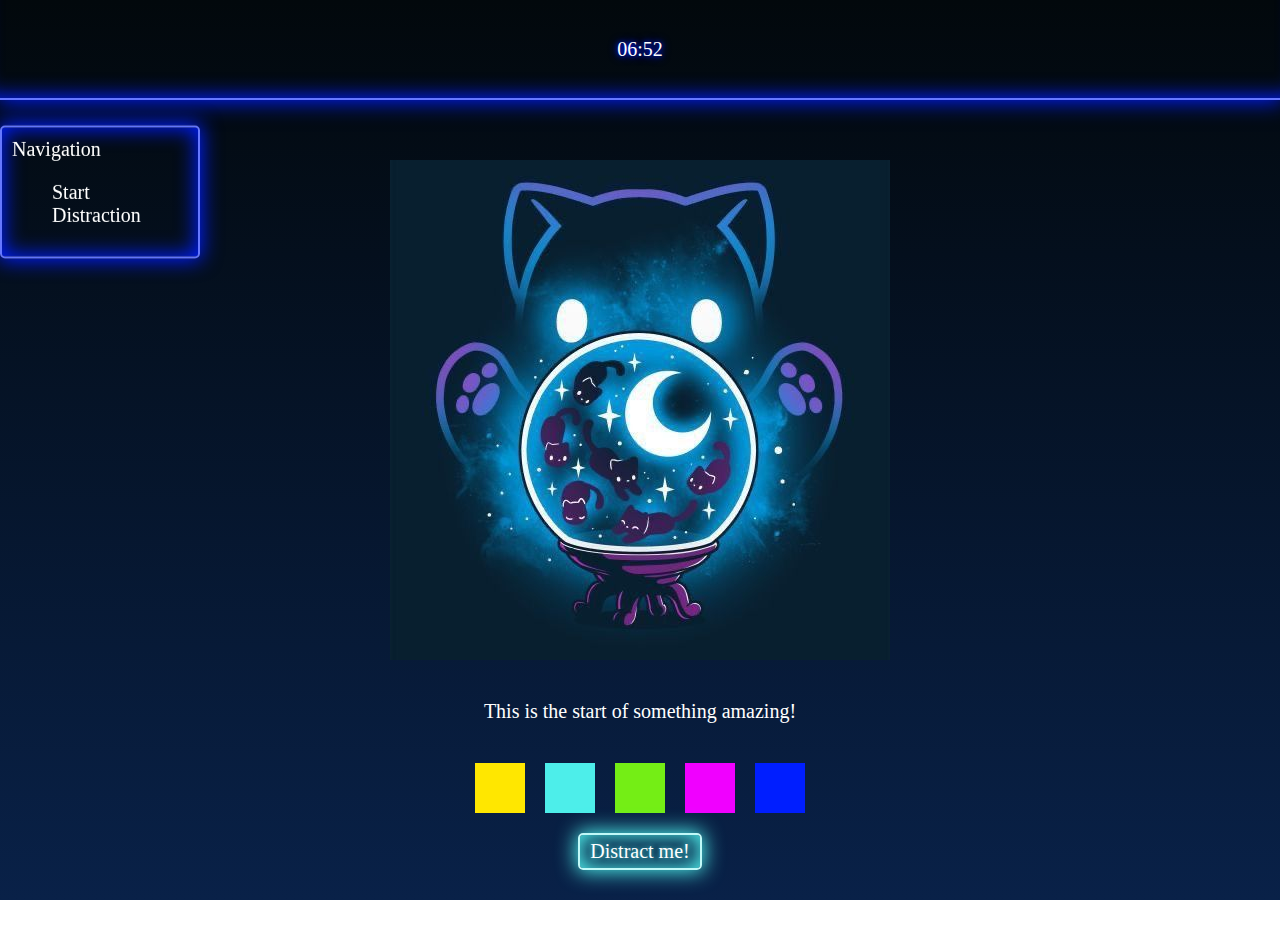
<file: index.html>
<!DOCTYPE>
<html>
    <head>
        <link rel="stylesheet" style="text/css" href="style.css"/>
        <title> Faeyndom </title>
    </head>
    <body>
        <header-component></header-component>
        <main>
            <leftbar-component></leftbar-component> 
            <div class="content">
                <img src="assets/img1.jpg" alt="mew~~">
                <p>
                This is the start of something amazing!
                </p>
                <div class="row">
                    <div id="hello" class="block" style="background: var(--clr-neon-yellow)">
                    </div>
                    <div class="block" style="background: var(--clr-neon-teal)">
                    </div>
                    <div class="block" style="background: var(--clr-neon-green)">
                    </div>
                    <div class="block" style="background: var(--clr-neon-pink)">
                    </div>
                    <div class="block" style="background: var(--clr-neon-blue)">
                    </div>
                </div>
                <a href="distraction.html" class="btn">Distract me!</a>
            </div>
            <div class="sidebar"></div>
        </main>
        <script src="components/header.js"></script>
        <script src="components/leftbar.js"></script>
    </body>
</html>
</file>
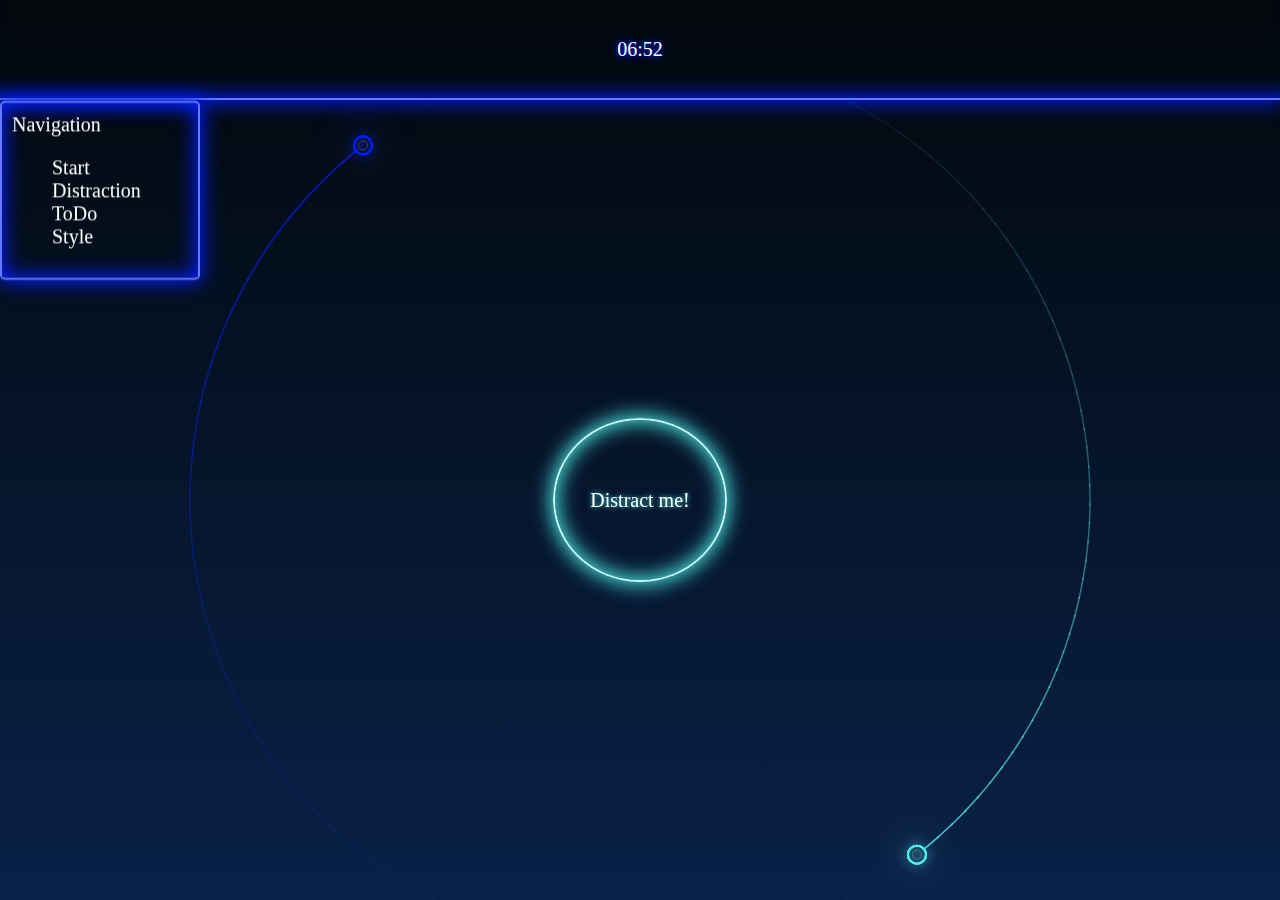
<file: fe/index.html>
<!DOCTYPE>
<html>
<head>
  <meta charset="UTF-8">
  <meta name="viewport" content="width=device-width, initial-scale=1.0">
  <style>
    .content .btn {
      width: 150px;
      height: 150px;
      border-radius: 50%;
      justify-content: center;
      align-items: center;
      display: flex;
    }
  </style>
    <link rel="stylesheet" type="text/css" href="style.css" />
    <title> Nyxion </title>
</head>

<body>
    <canvas id="c"></canvas>
    <header-component></header-component>
    <main>
        <leftbar-component></leftbar-component>
        <div class="content" style="justify-content: center">
            <a href="distraction.html" class="btn">Distract me!</a>
        </div>
        <div class="sidebar"></div>
    </main>
    <script src="lib/funcs.js"></script>
    <script src="components/header.js"></script>
    <script src="components/leftbar.js"></script>
    <script src="lib/canvas_utils.js"></script>
    <script src="orbiter.js"></script>
    <script src="firefly.js"></script>
    <script>
    function animate(ts) {
      ctx.clearRect(0, 0, canvas.width, canvas.height);
      orbiter(ts)
      requestAnimationFrame(animate)
    }
    requestAnimationFrame(animate);
    </script>
</body>

</html>
</file>
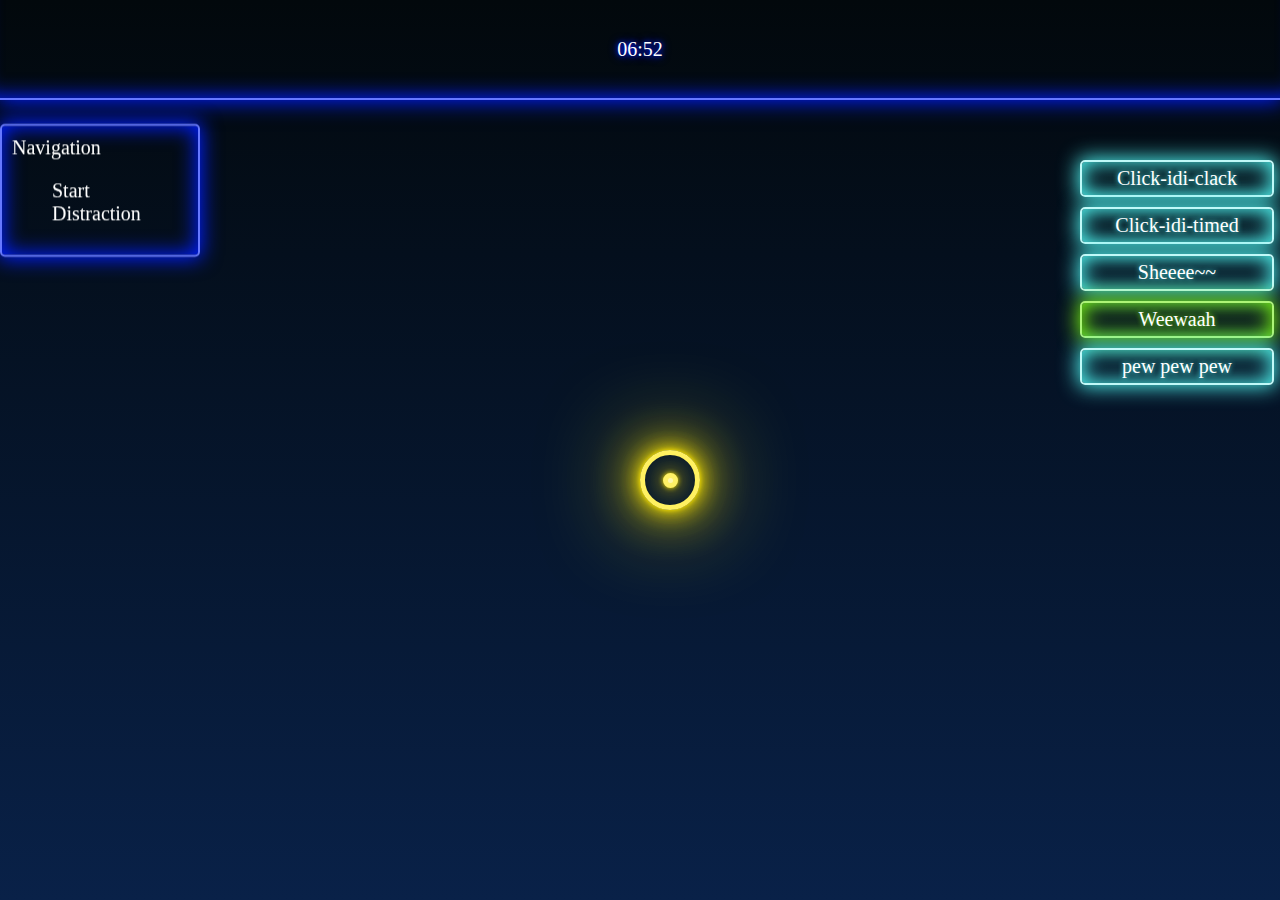
<file: bouncy.html>
<!DOCTYPE>
<html>
    <header>
        <link rel="stylesheet" style="text/css" href="style.css"/>
        <title> Nyx | Bouncy </title>
    </header>
    <style>
      svg {
        position: absolute;
        top: 0; left: 0;
        pointer-events: none; /* don’t block clicks */
      }
    </style>
    <body>
        <header-component></header-component>
        <main>
            <leftbar-component></leftbar-component>
            <div class="content">
                <div id="ball" class="circle2">
                    <div class="circle"></div>
                </div>
                <svg id="line-layer"></svg>
            </div>
            <rightbar-component></rightbar-component>
        </main>
        <div id="distance-display" style="position: fixed;"><span id=distance></span></div>
    </body>
    <script>
        const el = document.getElementById("ball");
        const svg = document.getElementById("line-layer");
        const distanceDisplay = document.getElementById("distance-display");
        const distance = document.getElementById("distance");
        let {top: y, left: x, width: w, height: h} = el.getBoundingClientRect();

        let vy = 0, vx = 0, rafId = 0, prevTs;
        let d = 0;

        let targetY = 0, targetX =0;
        const K = 10, c = 0.2;


        window.addEventListener("mousemove", (e) => {

            targetX = e.clientX;
            targetY = e.clientY;

            distanceDisplay.style.top = targetY - 10;
            distanceDisplay.style.left = targetX + 20;

            if (!rafId) rafId = requestAnimationFrame(tick);
        }, { passive: true });
        
        function drawLine() {
            // get center points
            const x1 = x;
            const y1 = y;

            svg.setAttribute("width", window.innerWidth);
            svg.setAttribute("height", window.innerHeight);
            svg.innerHTML = `<line x1="${x1}" y1="${y1}" x2="${targetX}" y2="${targetY}" stroke="var(--clr-neon-yellow)" stroke-width="2"/>`;
        }

        function tick(ts) {
            rafId = 0;

            if (!prevTs) prevTs = ts;
            const dt = Math.min((ts - prevTs) / 1000, 0.05);
            prevTs = ts;

            const dy = targetY - y;
            const dx = targetX - x;

            d = Math.sqrt(Math.pow(dx,2) + Math.pow(dy,2)).toFixed(0)
            distance.textContent = d

            const ay = K * dy - c * vy;
            const ax = K * dx - c * vx;

            vy += dt * ay;
            vx += dt * ax;
            y  += dt * vy;
            x  += dt * vx;

            el.style.transform = `translate(-50%, -50%) translate(${x.toFixed(2)}px, ${y.toFixed(2)}px)`;
            drawLine();
            
            if (Math.abs(dy) > 10 || Math.abs(vy) > 10 || Math.abs(dx) > 10 || Math.abs(vy) > 10) {
                rafId = requestAnimationFrame(tick);
            } else {
                rafId = null;
            }
        }

    </script>
    <script src="components/header.js"></script>
    <script src="components/leftbar.js"></script>
    <script src="components/rightbar.js"></script>
</html>
</file>
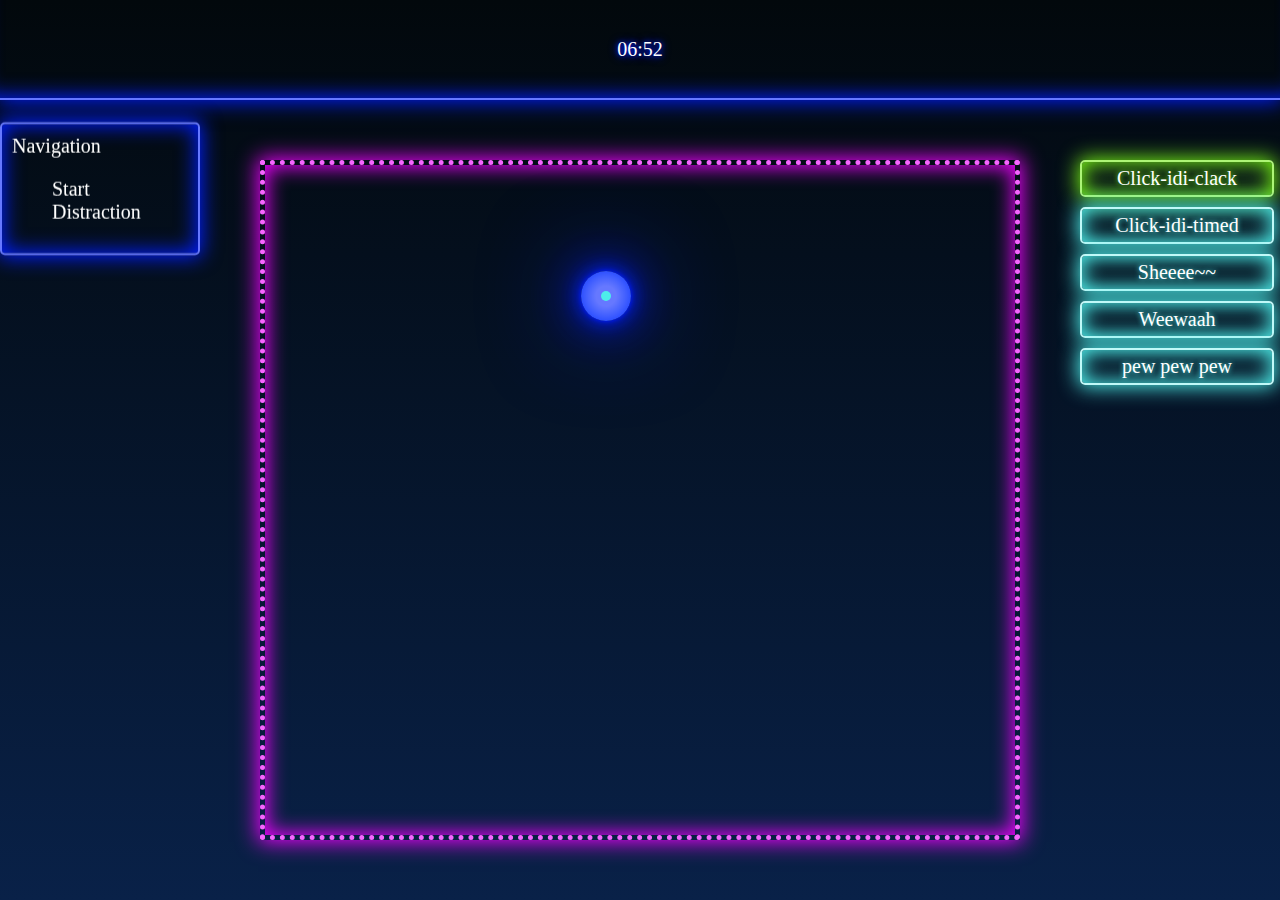
<file: clicky.html>
<!DOCTYPE>
<html>
    <head>
        <link rel="stylesheet" style="text/css" href="style.css"/>
        <title> Nyx | clicky </title>
    </head>
    <body>
        <header-component></header-component>
        <main>
            <leftbar-component></leftbar-component>
            <div class="board">
            </div>
            <rightbar-component></rightbar-component>
        </main>
        <script src="lib/funcs.js"></script>
        <script src="components/header.js"></script>
        <script src="components/leftbar.js"></script>
        <script src="components/rightbar.js"></script>
        <script src="elements/target.js"></script>
        <script src="clicky.js"></script>
    </body>
</html>
</file>
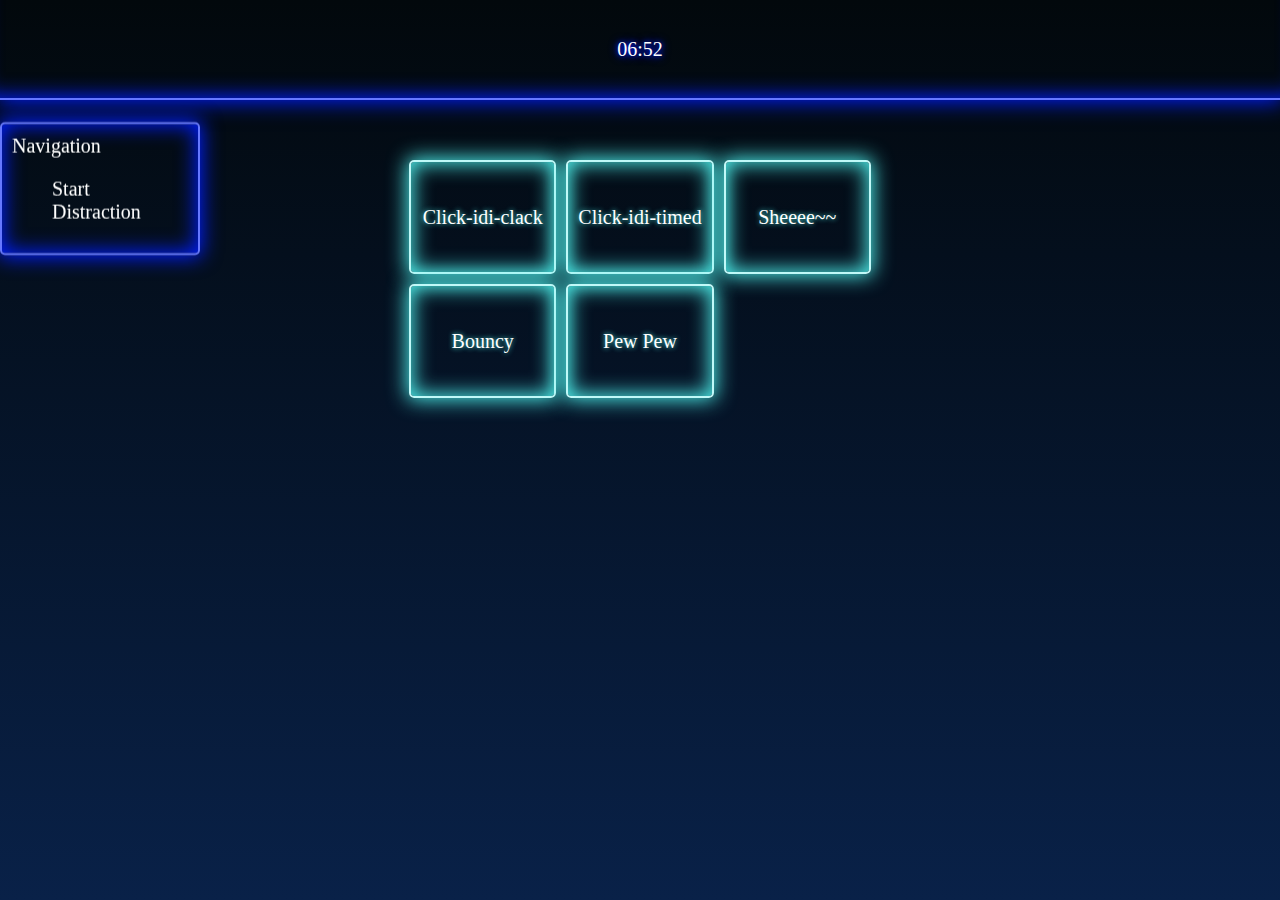
<file: distraction.html>
<!DOCTYPE>
<html>
    <header>
        <link rel="stylesheet" style="text/css" href="style.css"/>
        <title> So you want some distraction </title>
    </header>
    <body>
        <header-component></header-component>
        <main>
            <leftbar-component></leftbar-component>
            <div class="content">
                <div class="grid">
                <a href="clicky.html" class="btn" style="height: 100px">Click-idi-clack</a>
                <a href="timed-clicky.html" class="btn" style="height: 100px">Click-idi-timed</a>
                <a href="shee.html" class="btn" style="height: 100px">Sheeee~~</a>
                <a href="bouncy.html" class="btn" style="height: 100px">Bouncy</a>
                <a href="pew.html" class="btn" style="height: 100px">Pew Pew</a>
                </div>
            </div>
            <div class="sidebar">
            </div>
        </main>
    </body>
    <script src="components/header.js"></script>
    <script src="components/leftbar.js"></script>
</html>
</file>
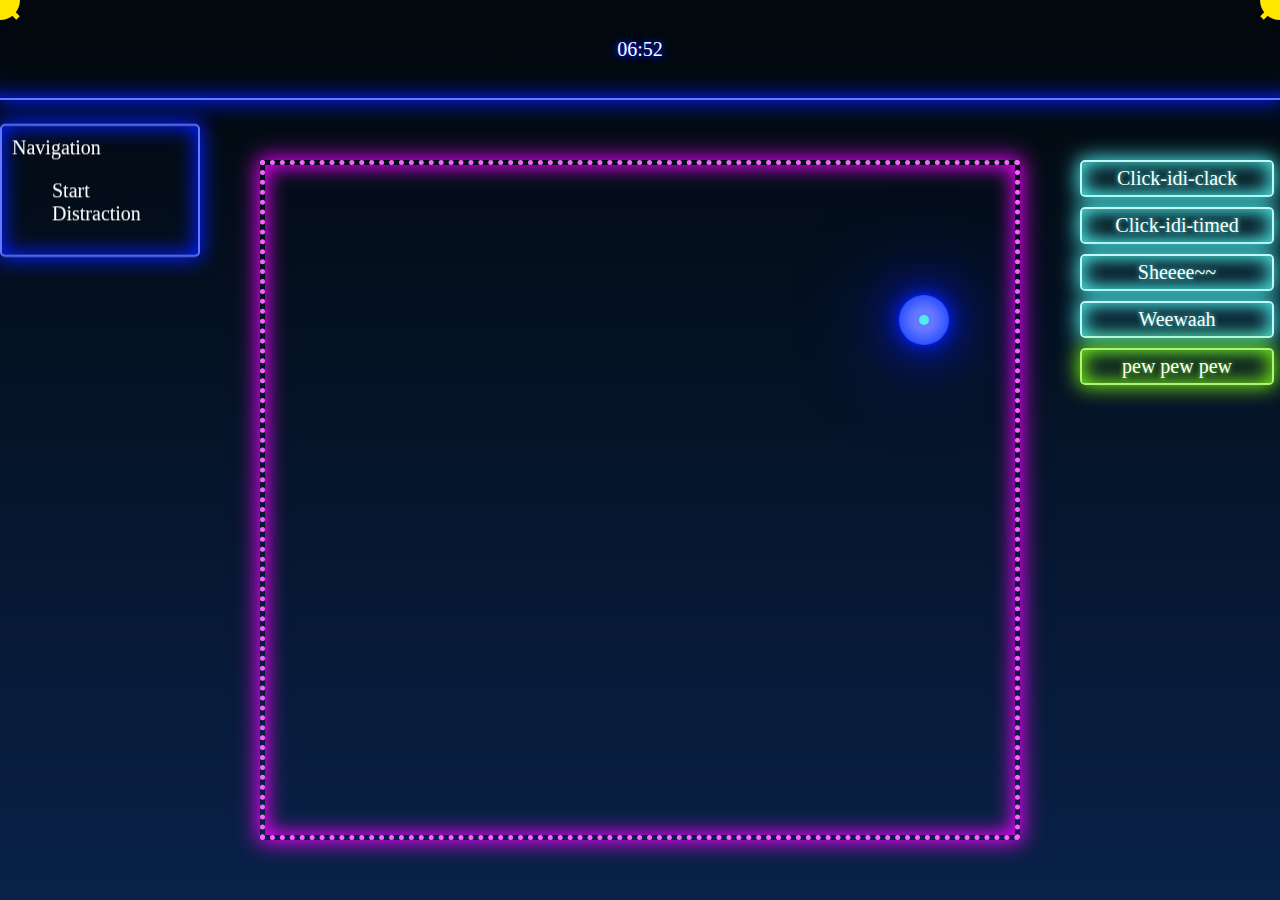
<file: pew.html>
<!DOCTYPE>
<html>
    <head>
        <link rel="stylesheet" style="text/css" href="style.css"/>
        <title> Nyx | Pew </title>
    </head>
    <body>
        <header-component></header-component>
        <main>
            <leftbar-component></leftbar-component>
            <div class="board" style="
                        cursor: none;">
            </div>
            <rightbar-component></rightbar-component>
        </main>
    </body>
    <svg id="turretl" style="position:fixed; z-index:9999; pointer-event: none; height: 100; width: 100vw;"></svg>
    <svg id="turretr" style="position:fixed; z-index:9999; pointer-event: none; height: 100; width: 100vw;"></svg>
    <svg id="basel" style="position:fixed; z-index:9999; pointer-event: none; height: 100; width: 100vw;"> </svg>
    <svg id="baser" style="position:fixed; z-index:9999; pointer-event: none; height: 100; width: 100vw;"> </svg>
    <script src="lib/funcs.js"></script>
    <script src="components/header.js"></script>
    <script src="components/leftbar.js"></script>
    <script src="components/rightbar.js"></script>
    <script src="elements/bullet.js"></script>
    <script src="elements/no-target.js"></script>
    <script src="clicky.js"></script>
    <script src="pew.js"></script>
</html>
</file>
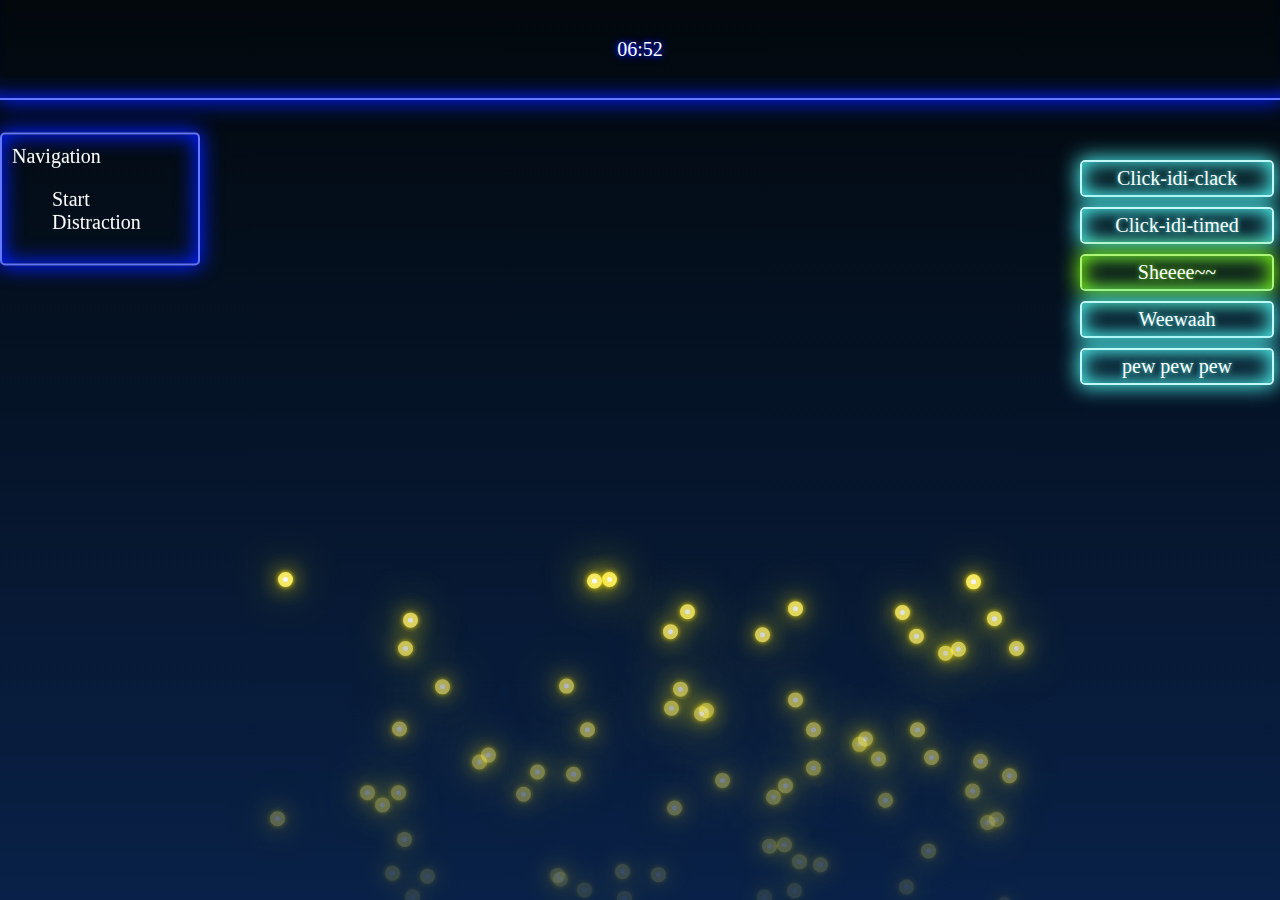
<file: shee.html>
<!DOCTYPE>
<html>
    <header>
        <link rel="stylesheet" style="text/css" href="style.css"/>
        <title> Nyx | Shee </title>
    </header>
    <body>
        <header-component></header-component>
        <main>
            <leftbar-component></leftbar-component>
            <div class="content">
            </div>
            <rightbar-component></rightbar-component>
        </main>
    </body>
    <script src="components/header.js"></script>
    <script src="components/leftbar.js"></script>
    <script src="components/rightbar.js"></script>
    <script src="elements/bullet.js"></script>
    <script src="shee.js"></script>
</html>
</file>
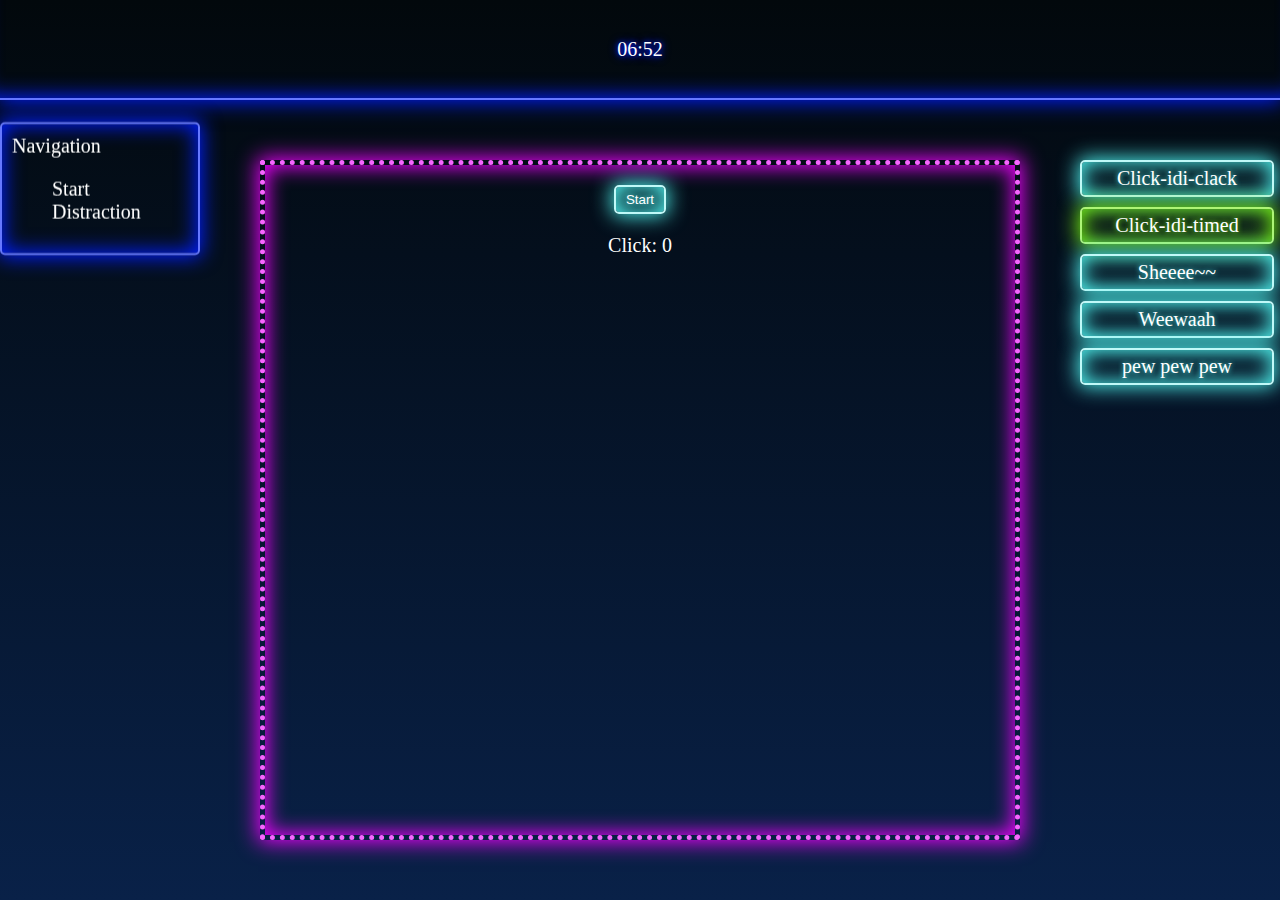
<file: timed-clicky.html>
<!DOCTYPE>
<html>
    <head>
        <link rel="stylesheet" style="text/css" href="style.css"/>
        <title> Nyx | clicky </title>
    </head>
    <body>
        <header-component></header-component>
        <main>
            <leftbar-component></leftbar-component>
            <div class="board">
                <div class="vc">
                    <button id='start' class="btn">
                        Start 
                    </button>
                    <p> Click: <span id="count">0</span></p>
                </div>
            </div>
            <rightbar-component></rightbar-component>
        </main>
        <script src="components/header.js"></script>
        <script src="components/leftbar.js"></script>
        <script src="components/rightbar.js"></script>
        <script src="elements/target.js"></script>
        <script src="timed-clicky.js"></script>
    </body>
</html>
</file>
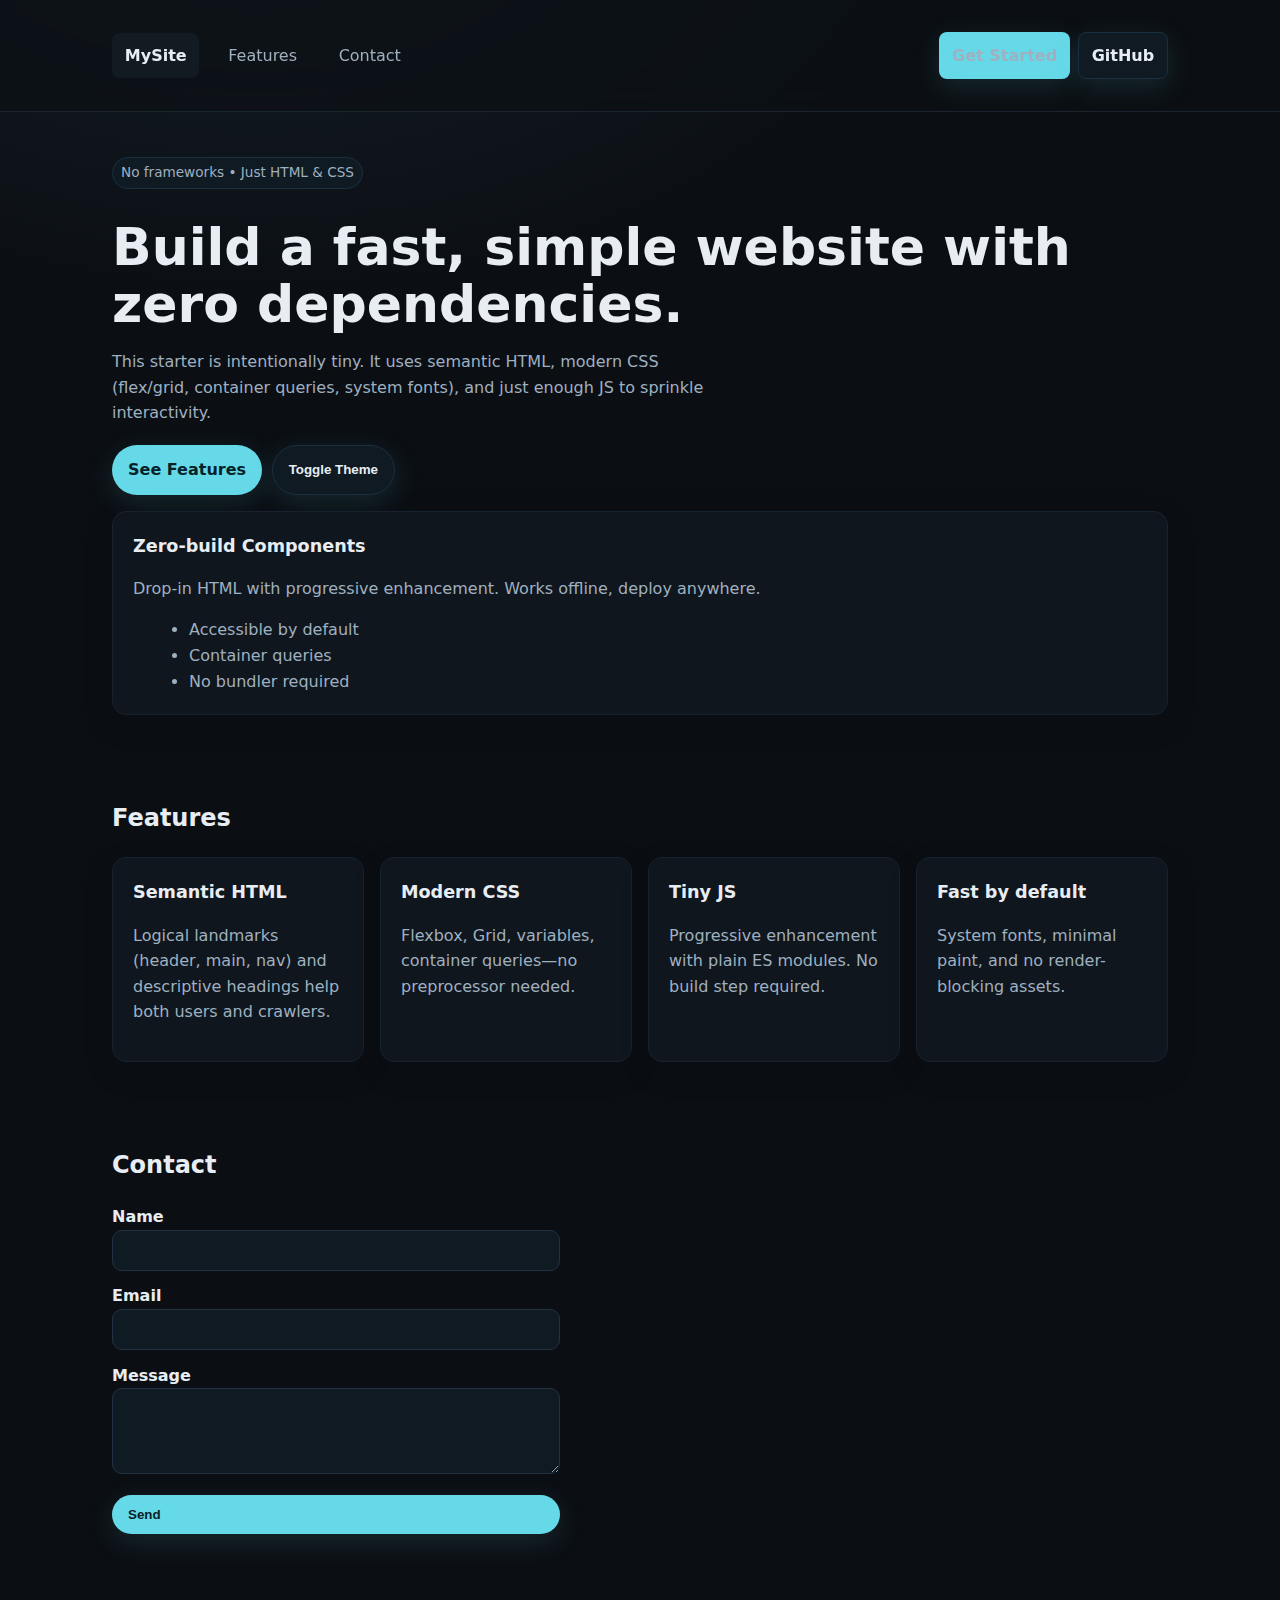
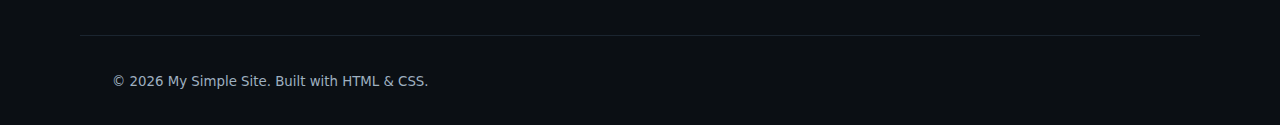
<file: example/index2.html>
<!doctype html>
<html lang="en">
<head>
  <meta charset="utf-8" />
  <meta name="viewport" content="width=device-width, initial-scale=1" />
  <title>My Simple Site</title>
  <meta name="description" content="A fast, minimal website built with just HTML, CSS and a sprinkle of JS." />
  <link rel="icon" href="data:image/svg+xml,<svg xmlns='http://www.w3.org/2000/svg' viewBox='0 0 100 100'><text y='0.9em' font-size='90'>⚡️</text></svg>">

  <!-- Open Graph (social preview) -->
  <meta property="og:title" content="My Simple Site" />
  <meta property="og:description" content="A fast, minimal website built with just HTML, CSS and a sprinkle of JS." />
  <meta property="og:type" content="website" />
  <meta property="og:url" content="https://example.com" />

  <style>
    /* ====== Base, tokens, and reset ====== */
    :root {
      --bg: #0b0f14;
      --surface: #10161d;
      --text: #e7edf3;
      --muted: #9fb0c0;
      --primary: #66d9e8;
      --primary-press: #4ac0cf;
      --ring: #89ddff50;
      --radius: 14px;
      --maxw: 70rem;
    }
    *, *::before, *::after { box-sizing: border-box; }
    html { color-scheme: dark; }
    body {
      margin: 0; font: 16px/1.6 system-ui, -apple-system, Segoe UI, Roboto, Ubuntu, Cantarell, Noto Sans, Arial, "Apple Color Emoji", "Segoe UI Emoji";
      color: var(--text); background: radial-gradient(1200px 800px at 20% -10%, #16202a, transparent 60%) no-repeat, var(--bg);
    }
    img, svg { display: block; max-width: 100%; }
    a { color: inherit; text-decoration: none; }
    
    /* ====== Layout ====== */
    .container { max-width: var(--maxw); margin-inline: auto; padding: 2rem; }
    header { position: sticky; top: 0; backdrop-filter: blur(8px); background: color-mix(in srgb, var(--bg) 70%, transparent); border-bottom: 1px solid #1b2530; z-index: 20; }
    .nav { display: flex; align-items: center; gap: 1rem; }
    .nav a { padding: .6rem .8rem; border-radius: 8px; color: var(--muted); }
    .nav a[aria-current="page"], .nav a:hover { color: var(--text); background: #121a22; }

    .grid { display: grid; gap: 1rem; }
    @container hero (min-width: 750px) {
      .hero-grid { grid-template-columns: 1.2fr .8fr; align-items: center; }
    }

    /* Enable container queries */
    .hero { container-type: inline-size; }

    /* ====== Components ====== */
    .badge { display: inline-flex; align-items: center; gap: .35rem; padding: .25rem .5rem; background: #0f1a23; border: 1px solid #193041; border-radius: 999px; color: var(--muted); font-size: .85rem; }

    .btn { display: inline-flex; gap: .5rem; align-items: center; padding: .75rem 1rem; border-radius: 999px; background: var(--primary); color: #06232a; border: none; font-weight: 600; cursor: pointer; box-shadow: 0 8px 28px #66d9e820; }
    .btn:focus-visible { outline: 3px solid var(--ring); outline-offset: 2px; }
    .btn:hover { background: var(--primary-press); }
    .btn[data-variant="ghost"] { background: #0f1a23; color: var(--text); border: 1px solid #193041; }

    .card { background: var(--surface); border: 1px solid #16222e; border-radius: var(--radius); padding: 1.25rem; box-shadow: 0 10px 30px #00000020; }
    .card h3 { margin: 0 0 .4rem; font-size: 1.1rem; }
    .muted { color: var(--muted); }

    .features { grid-template-columns: repeat(auto-fit, minmax(230px, 1fr)); }

    .footer { color: var(--muted); border-top: 1px solid #1b2530; margin-top: 3rem; padding-block: 2rem; }

    /* ====== Forms ====== */
    form { display: grid; gap: .8rem; max-width: 28rem; }
    label { font-weight: 600; }
    input, textarea { width: 100%; padding: .75rem .9rem; border-radius: 10px; border: 1px solid #223243; background: #0f1a23; color: var(--text); }
    input:focus-visible, textarea:focus-visible { outline: 3px solid var(--ring); outline-offset: 2px; }

    /* ====== Utilities ====== */
    .sr-only { position: absolute; width: 1px; height: 1px; padding: 0; margin: -1px; overflow: hidden; clip: rect(0,0,0,0); white-space: nowrap; border: 0; }
  </style>
</head>
<body>
  <header>
    <div class="container nav" role="navigation" aria-label="Main">
      <a href="#" aria-current="page"><strong>MySite</strong></a>
      <span class="sr-only">|</span>
      <a href="#features">Features</a>
      <a href="#contact">Contact</a>
      <div style="margin-left:auto; display:flex; gap:.5rem">
        <a class="btn" href="#contact">Get Started</a>
        <a class="btn" data-variant="ghost" href="#" aria-label="GitHub">GitHub</a>
      </div>
    </div>
  </header>

  <main>
    <!-- Hero -->
    <section class="container hero">
      <p class="badge">No frameworks • Just HTML & CSS</p>
      <div class="grid hero-grid" style="margin-top:1rem">
        <div>
          <h1 style="font-size:clamp(2rem, 6vw, 3.25rem); line-height:1.1; margin:0 0 .8rem">Build a fast, simple website with zero dependencies.</h1>
          <p class="muted" style="max-width:60ch">This starter is intentionally tiny. It uses semantic HTML, modern CSS (flex/grid, container queries, system fonts), and just enough JS to sprinkle interactivity.</p>
          <div style="display:flex; gap:.6rem; margin-top:1.2rem">
            <a class="btn" href="#features">See Features</a>
            <button class="btn" data-variant="ghost" id="themeToggle" aria-pressed="false">Toggle Theme</button>
          </div>
        </div>
        <div>
          <div class="card" aria-live="polite">
            <h3>Zero-build Components</h3>
            <p class="muted">Drop-in HTML with progressive enhancement. Works offline, deploy anywhere.</p>
            <ul class="muted" style="margin:.6rem 0 0 1rem">
              <li>Accessible by default</li>
              <li>Container queries</li>
              <li>No bundler required</li>
            </ul>
          </div>
        </div>
      </div>
    </section>

    <!-- Features -->
    <section id="features" class="container">
      <h2>Features</h2>
      <div class="grid features" style="margin-top:1rem">
        <article class="card">
          <h3>Semantic HTML</h3>
          <p class="muted">Logical landmarks (header, main, nav) and descriptive headings help both users and crawlers.</p>
        </article>
        <article class="card">
          <h3>Modern CSS</h3>
          <p class="muted">Flexbox, Grid, variables, container queries—no preprocessor needed.</p>
        </article>
        <article class="card">
          <h3>Tiny JS</h3>
          <p class="muted">Progressive enhancement with plain ES modules. No build step required.</p>
        </article>
        <article class="card">
          <h3>Fast by default</h3>
          <p class="muted">System fonts, minimal paint, and no render-blocking assets.</p>
        </article>
      </div>
    </section>

    <!-- Contact -->
    <section id="contact" class="container">
      <h2>Contact</h2>
      <form id="contactForm" novalidate>
        <div>
          <label for="name">Name</label>
          <input id="name" name="name" autocomplete="name" required />
        </div>
        <div>
          <label for="email">Email</label>
          <input id="email" name="email" type="email" autocomplete="email" required />
        </div>
        <div>
          <label for="msg">Message</label>
          <textarea id="msg" name="msg" rows="4" required></textarea>
        </div>
        <button class="btn" type="submit">Send</button>
        <p id="formMsg" class="muted" role="status" aria-live="polite" style="margin:.5rem 0 0"></p>
      </form>
    </section>
  </main>

  <footer class="container footer">
    <small>© <span id="year"></span> My Simple Site. Built with HTML & CSS.</small>
  </footer>

  <script type="module">
    // Minimal progressive enhancement
    const year = document.getElementById('year');
    if (year) year.textContent = new Date().getFullYear();

    // Theme toggle (dark/light via color-scheme)
    const themeToggle = document.getElementById('themeToggle');
    const root = document.documentElement;
    function setTheme(mode) {
      root.style.colorScheme = mode;
      localStorage.setItem('theme', mode);
      themeToggle?.setAttribute('aria-pressed', String(mode === 'dark'));
    }
    const saved = localStorage.getItem('theme');
    setTheme(saved || 'dark');
    themeToggle?.addEventListener('click', () => {
      setTheme(getComputedStyle(root).colorScheme === 'dark' ? 'light' : 'dark');
    });

    // Tiny client-side form validation (demo only)
    const form = document.getElementById('contactForm');
    const msg = document.getElementById('formMsg');
    form?.addEventListener('submit', (e) => {
      e.preventDefault();
      if (!form.checkValidity()) {
        msg.textContent = 'Please fill in all fields correctly.';
        return;
      }
      const data = Object.fromEntries(new FormData(form));
      msg.textContent = `Thanks, ${data.name}! This demo doesn\'t actually send.`;
      form.reset();
    });
  </script>
</body>
</html>
</file>
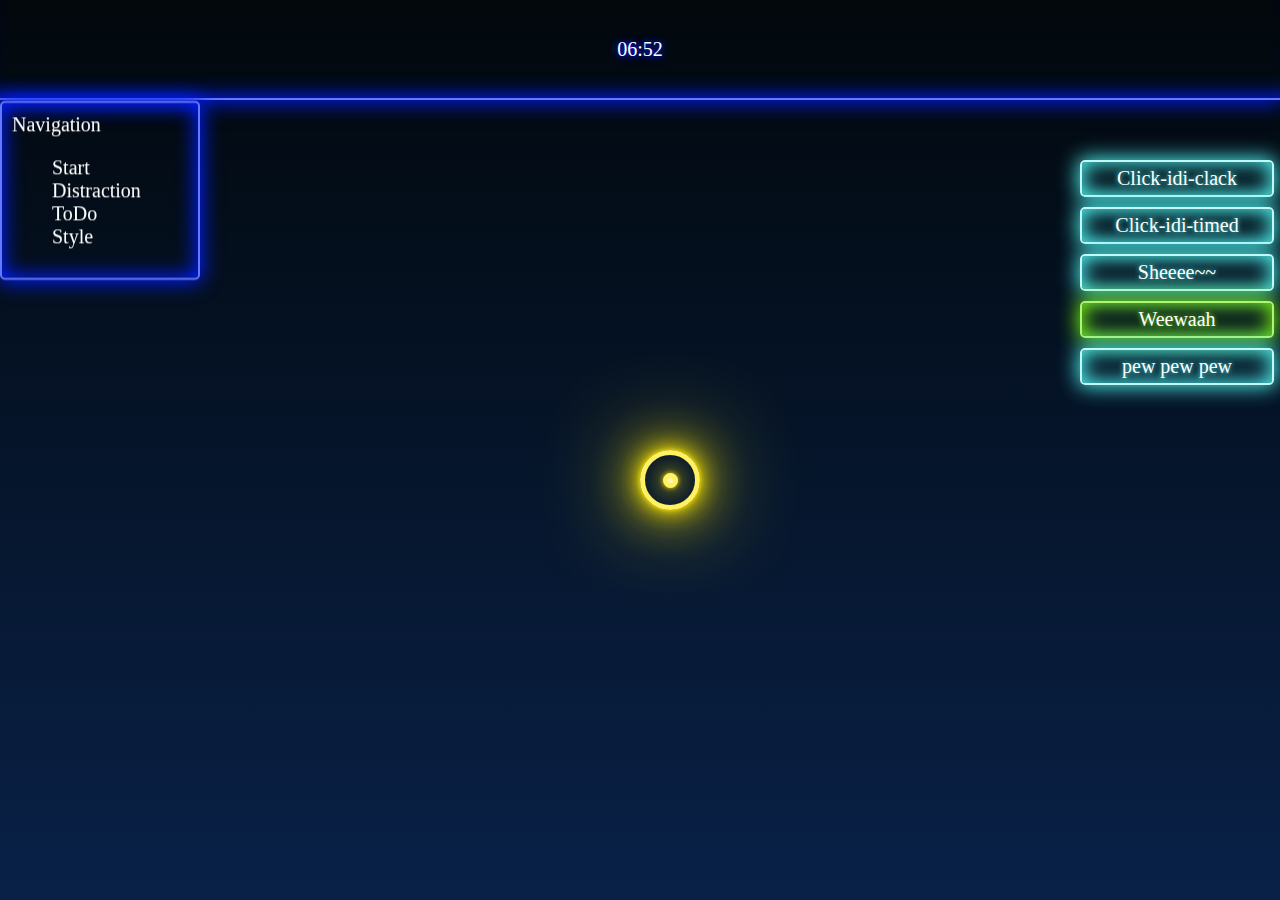
<file: fe/bouncy.html>
<!DOCTYPE>
<html>
<header>
    <link rel="stylesheet" style="text/css" href="style.css" />
    <title> Nyxion | Bouncy </title>
</header>
<style>
    svg {
        position: absolute;
        top: 0;
        left: 0;
        pointer-events: none;
        /* don’t block clicks */
    }
</style>

<body>
    <header-component></header-component>
    <main>
        <leftbar-component></leftbar-component>
        <div class="content">
            <div id="ball" class="circle2">
                <div class="circle"></div>
            </div>
            <svg id="line-layer"></svg>
        </div>
        <rightbar-component></rightbar-component>
    </main>
    <div id="distance-display" style="position: fixed;"><span id=distance></span></div>
</body>
<script>
    const el = document.getElementById("ball");
    const svg = document.getElementById("line-layer");
    const distanceDisplay = document.getElementById("distance-display");
    const distance = document.getElementById("distance");
    let { top: y, left: x, width: w, height: h } = el.getBoundingClientRect();

    let vy = 0, vx = 0, rafId = 0, prevTs;
    let d = 0;

    let targetY = 0, targetX = 0;
    const K = 10, c = 0.2;


    window.addEventListener("mousemove", (e) => {

        targetX = e.clientX;
        targetY = e.clientY;

        distanceDisplay.style.top = targetY - 10;
        distanceDisplay.style.left = targetX + 20;

        if (!rafId) rafId = requestAnimationFrame(tick);
    }, { passive: true });

    function drawLine() {
        // get center points
        const x1 = x;
        const y1 = y;

        svg.setAttribute("width", window.innerWidth);
        svg.setAttribute("height", window.innerHeight);
        svg.innerHTML = `<line x1="${x1}" y1="${y1}" x2="${targetX}" y2="${targetY}" stroke="var(--clr-neon-yellow)" stroke-width="2"/>`;
    }

    function tick(ts) {
        rafId = 0;

        if (!prevTs) prevTs = ts;
        const dt = Math.min((ts - prevTs) / 1000, 0.05);
        prevTs = ts;

        const dy = targetY - y;
        const dx = targetX - x;

        d = Math.sqrt(Math.pow(dx, 2) + Math.pow(dy, 2)).toFixed(0)
        distance.textContent = d

        const ay = K * dy - c * vy;
        const ax = K * dx - c * vx;

        vy += dt * ay;
        vx += dt * ax;
        y += dt * vy;
        x += dt * vx;

        el.style.transform = `translate(-50%, -50%) translate(${x.toFixed(2)}px, ${y.toFixed(2)}px)`;
        drawLine();

        if (Math.abs(dy) > 10 || Math.abs(vy) > 10 || Math.abs(dx) > 10 || Math.abs(vy) > 10) {
            rafId = requestAnimationFrame(tick);
        } else {
            rafId = null;
        }
    }

</script>
<script src="components/header.js"></script>
<script src="components/leftbar.js"></script>
<script src="components/rightbar.js"></script>

</html>
</file>
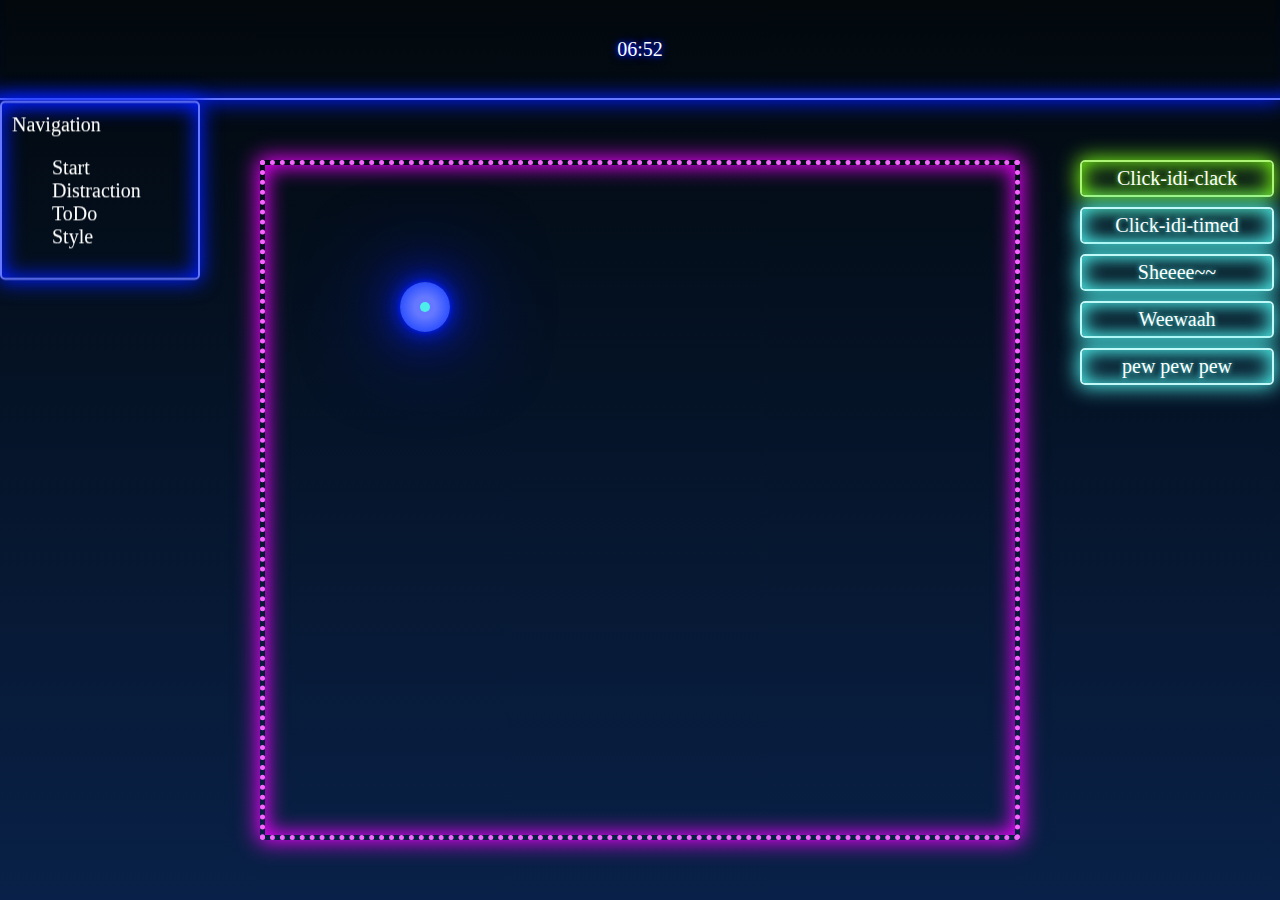
<file: fe/clicky.html>
<!DOCTYPE>
<html>

<head>
    <link rel="stylesheet" style="text/css" href="style.css" />
    <title> Nyxion | clicky </title>
</head>

<body>
    <header-component></header-component>
    <main>
        <leftbar-component></leftbar-component>
        <div class="board">
        </div>
        <rightbar-component></rightbar-component>
    </main>
    <script src="lib/funcs.js"></script>
    <script src="components/header.js"></script>
    <script src="components/leftbar.js"></script>
    <script src="components/rightbar.js"></script>
    <script src="elements/target.js"></script>
    <script src="clicky.js"></script>
</body>

</html>
</file>
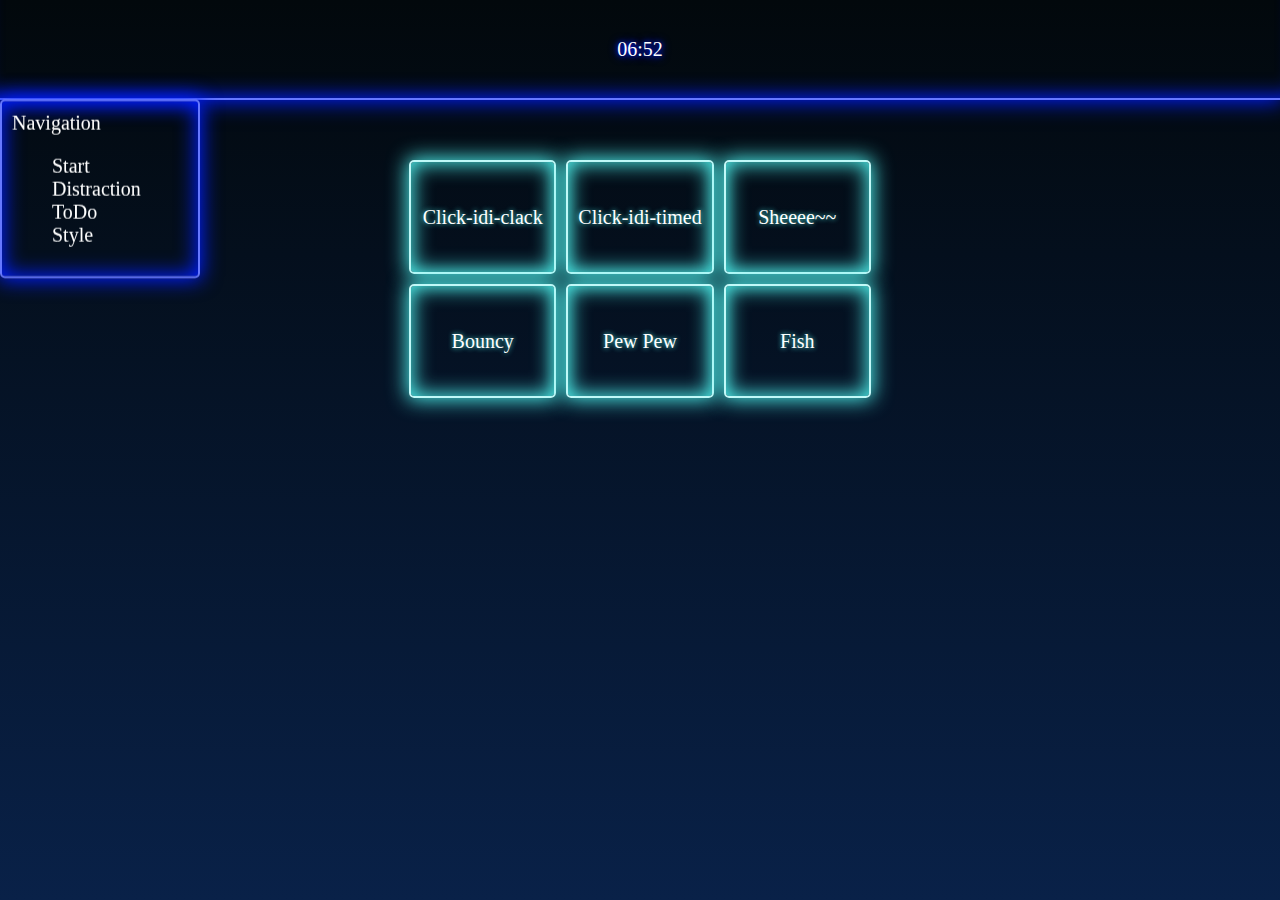
<file: fe/distraction.html>
<!DOCTYPE>
<html>
<header>
    <link rel="stylesheet" style="text/css" href="style.css" />
    <title> Nyxion </title>
</header>

<body>
    <header-component></header-component>
    <main>
        <leftbar-component></leftbar-component>
        <div class="content">
            <div class="grid">
                <a href="clicky.html" class="btn" style="height: 100px">Click-idi-clack</a>
                <a href="timed-clicky.html" class="btn" style="height: 100px">Click-idi-timed</a>
                <a href="firefly.html" class="btn" style="height: 100px">Sheeee~~</a>
                <a href="bouncy.html" class="btn" style="height: 100px">Bouncy</a>
                <a href="pew.html" class="btn" style="height: 100px">Pew Pew</a>
                <a href="fish.html" class="btn" style="height: 100px">Fish</a>
            </div>
        </div>
        <div class="sidebar">
        </div>
    </main>
</body>
<script src="components/header.js"></script>
<script src="components/leftbar.js"></script>

</html>
</file>
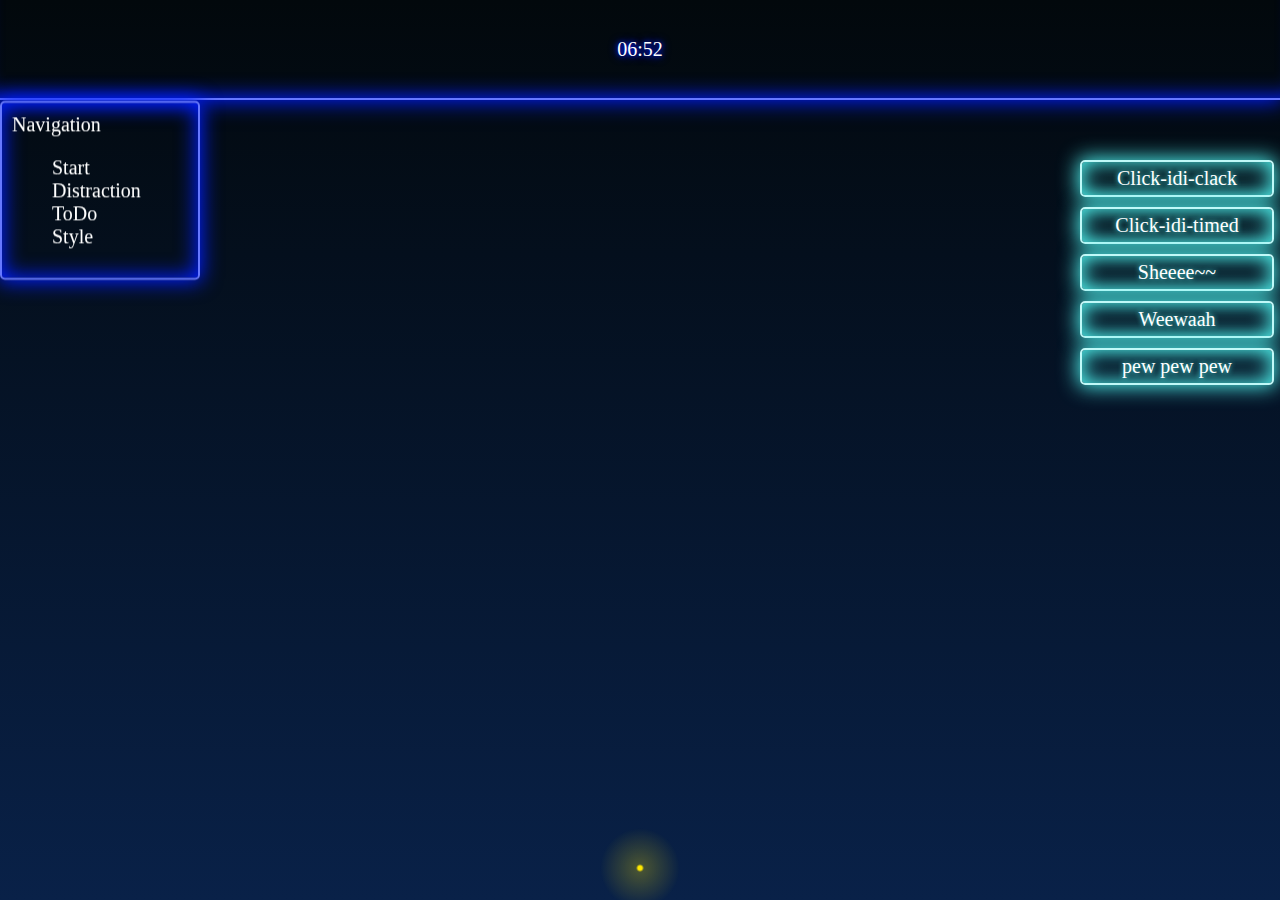
<file: fe/firefly.html>
<!DOCTYPE>
<html>
    <head>
        <link rel="stylesheet" href="style.css" />
        <title> Nyxion | Shee </title>
    </head>
    <body>
        <canvas id="c"></canvas>
        <header-component></header-component>
        <main>
            <leftbar-component></leftbar-component>
            <div class="content">
            </div>
            <rightbar-component></rightbar-component>
        </main>
    </body>
    <script src="components/header.js"></script>
    <script src="components/leftbar.js"></script>
    <script src="components/rightbar.js"></script>
    <script src="lib/funcs.js"></script>
    <script src="lib/canvas_utils.js"></script>
    <script src="firefly.js"></script>
    <script>
        function animate(ts) {
            ctx.clearRect(0, 0, canvas.width, canvas.height);
            firefly(ts)
            requestAnimationFrame(animate)
        }
        requestAnimationFrame(animate);
    </script>
</html>
</file>
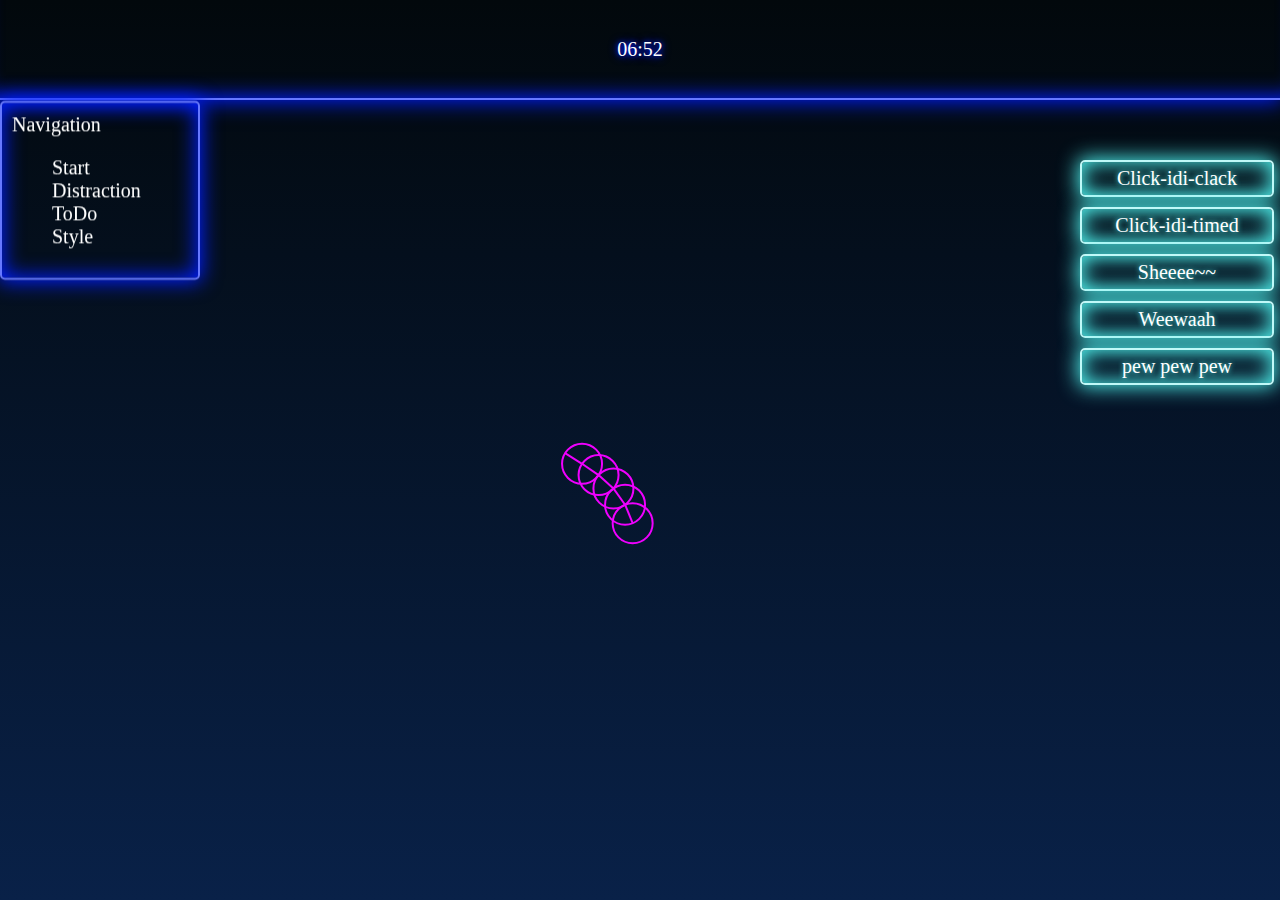
<file: fe/fish.html>
<!DOCTYPE>
<html>
    <head>
        <link rel="stylesheet" href="style.css" />
        <title> Nyxion | Fish </title>
    </head>
    <body>
        <canvas id="c"></canvas>
        <header-component></header-component>
        <main>
            <leftbar-component></leftbar-component>
            <div class="content">
            </div>
            <rightbar-component></rightbar-component>
        </main>
    </body>
    <script src="components/header.js"></script>
    <script src="components/leftbar.js"></script>
    <script src="components/rightbar.js"></script>
    <script src="lib/funcs.js"></script>
    <script src="lib/canvas_utils.js"></script>
    <script src="fish.js"></script>
    <script>
        function animate(ts) {
            ctx.clearRect(0, 0, canvas.width, canvas.height);
            fishAnimation(ts)
            requestAnimationFrame(animate)
        }
        requestAnimationFrame(animate);
    </script>
</html>
</file>
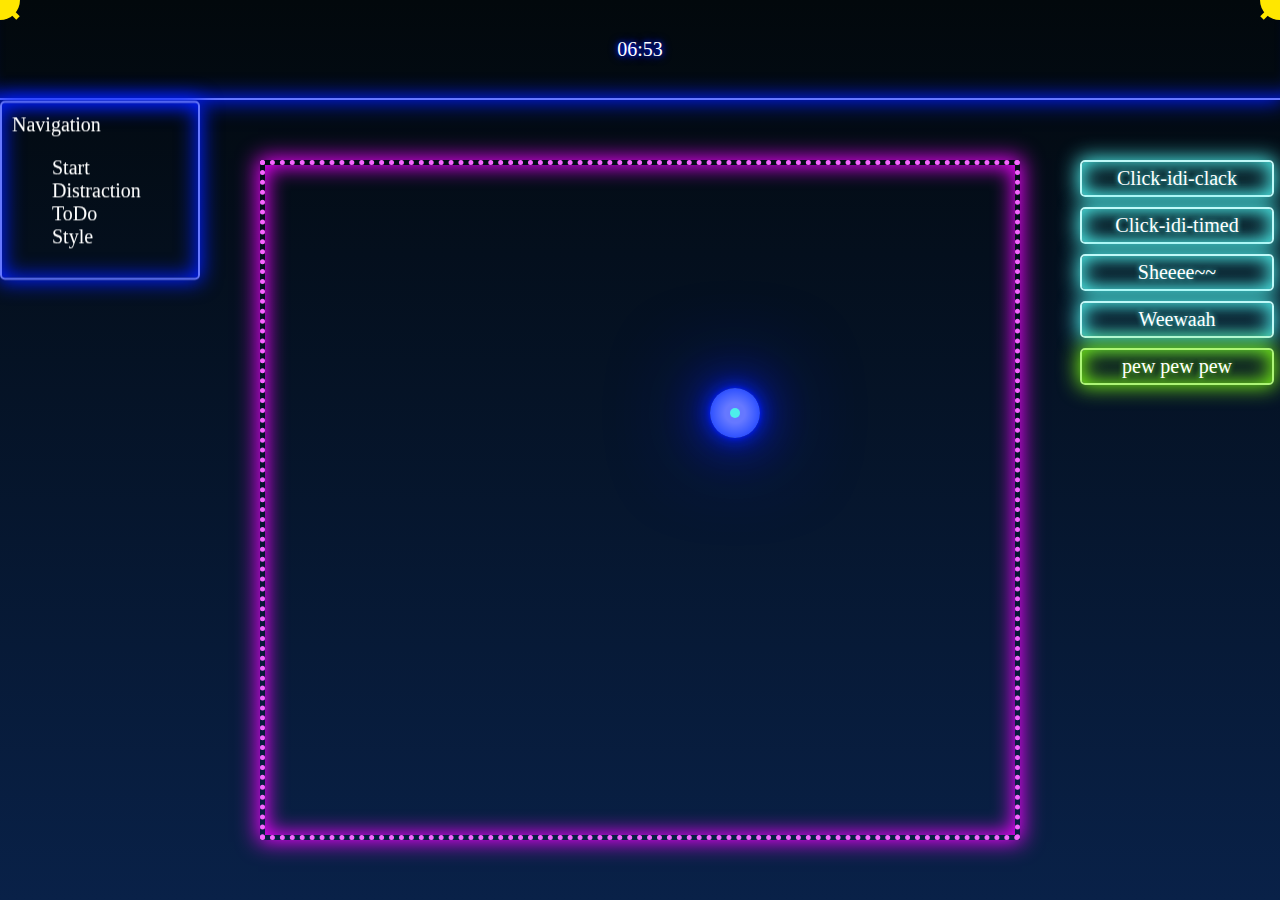
<file: fe/pew.html>
<!DOCTYPE>
<html>

<head>
    <link rel="stylesheet" style="text/css" href="style.css" />
    <title> Nyxion | Pew </title>
</head>

<body>
    <header-component></header-component>
    <main>
        <leftbar-component></leftbar-component>
        <div class="board" style="
                        cursor: none;">
        </div>
        <rightbar-component></rightbar-component>
    </main>
</body>
<svg id="turretl" style="position:fixed; z-index:9999; pointer-event: none; height: 100; width: 100vw;"></svg>
<svg id="turretr" style="position:fixed; z-index:9999; pointer-event: none; height: 100; width: 100vw;"></svg>
<svg id="basel" style="position:fixed; z-index:9999; pointer-event: none; height: 100; width: 100vw;"> </svg>
<svg id="baser" style="position:fixed; z-index:9999; pointer-event: none; height: 100; width: 100vw;"> </svg>
<script src="lib/funcs.js"></script>
<script src="components/header.js"></script>
<script src="components/leftbar.js"></script>
<script src="components/rightbar.js"></script>
<script src="elements/bullet.js"></script>
<script src="elements/no-target.js"></script>
<script src="clicky.js"></script>
<script src="pew.js"></script>

</html>
</file>
<file: style.css>
:root {
    --clr-bg-dark: #02080c;
    --clr-bg-light: #092148;

    --clr-neon-teal: #4deeea;
    --clr-neon-green: #74ee15;
    --clr-neon-yellow: #ffe700;
    --clr-neon-pink: #f000ff;
    --clr-neon-blue: #001eff;

    --clr-neon-teal-l: hsl(from var(--clr-neon-teal) h s calc(1.4*l));
    --clr-neon-green-l: hsl(from var(--clr-neon-green) h s calc(1.4*l));
    --clr-neon-yellow-l: hsl(from var(--clr-neon-yellow) h s calc(1.4*l));
    --clr-neon-pink-l: hsl(from var(--clr-neon-pink) h s calc(1.4*l));
    --clr-neon-blue-l: hsl(from var(--clr-neon-blue) h s calc(1.4*l));

    --header-height: 100px;
    --content-padding: 60px;
    --sidebar-width: 200px;
}

html {
    overflow: auto;
    -ms-overflow-style: none;
    scrollbar-width: none;
    font-size: 20px;
}

html::-webkit-scrollbar {
    width: 0;
    height: 0;
}

body {
    min-height: 100dvh;
    margin: 0;
    color: white;

    display: flex;
    flex-direction: column;
    align-items: left;

    background: linear-gradient(180deg, var(--clr-bg-dark), 50%, var(--clr-bg-light));
    background-attachment: fixed;
}

main {
    display: flex;
    flex-direction: row;
}

hr {
    border: none;
    height: 2px;
    background: var(--clr-hg);
}

h1 {
    color: white;
    text-align: center;
}

p {
    font-family: verdana;
    font-size: 20px;
    color: white;
}

a {
    display: inline-block;
    text-decoration: none;

    color: white;
}

a:hover {
    text-shadow:
        0px 0px 5px var(--clr-neon-pink),
        0px 0px 10px var(--clr-neon-pink);

    text-decoration: underline;
}

.btn {
    background: transparent;
    border-radius: 5px;
    border: 2px solid var(--clr-neon-teal-l);

    box-shadow:
        0px 0px 20px 2px var(--clr-neon-teal),
        inset 0px 0px 20px 2px var(--clr-neon-teal);
    text-shadow: 0px 0px 5px var(--clr-neon-teal);

    padding: 5px 10px 5px 10px;
    color: white;

    display: flex;
    justify-content: center;
    align-items: center;
}

.btn.active {
    border: 2px solid var(--clr-neon-green-l);

    box-shadow:
        0px 0px 20px 2px var(--clr-neon-green),
        inset 0px 0px 20px 2px var(--clr-neon-green);
    text-shadow: 0px 0px 5px var(--clr-neon-green);

}

.btn:hover {
    border-color: var(--clr-neon-pink-l);

    box-shadow:
        0px 0px 20px 2px var(--clr-neon-pink),
        inset 0px 0px 20px 2px var(--clr-neon-pink);
    text-shadow: 0px 0px 5px var(--clr-neon-pink);
}

.sidebar {
    width: var(--sidebar-width);
    flex: 0 0 auto;
    display: flex;
    flex-direction: column;
    row-gap: 10px;
}

.floating-window {
    position: relative;
    border-radius: 5px;
    border: 2px solid var(--clr-neon-blue-l);
    box-shadow:
        0px 0px 20px 2px var(--clr-neon-blue),
        inset 0px 0px 20px 2px var(--clr-neon-blue);

    left: 50%;
    top: 100px;
    transform: translate(-50%, -50%);
    will-change: transform;
    z-index: 10;

    padding: 10px 10px 10px 10px;
}

.content {
    grid-area: content;
    display: flex;
    flex-direction: column;
    align-items: center;
    flex: 1 1 auto;

    row-gap: 20px;
    width: 100%;
    min-height: calc(100vh - var(--header-height) - 2*var(--content-padding));

    box-sizing: border-box;
    margin: var(--content-padding) var(--content-padding) var(--content-padding) var(--content-padding);
}

.header {
    padding-left: var(--sidebar-width);
    padding-right: var(--sidebar-width);
    grid-area: header;
    box-sizing: border-box;

    border: solid;
    border-width: 0px 0px 2px 0px;
    border-style: solid;
    border-color: var(--clr-neon-blue-l);

    box-shadow:
        0px 0px 20px 2px var(--clr-neon-blue),
        inset 0px -20px 20px -18px var(--clr-neon-blue);

    width: 100%;
    height: var(--header-height);
    display: flex;
    flex-direction: row;
    column-gap: 20px;

    align-items: center;
    justify-content: center;
}

.col {
    display: flex;
    flex-direction: column;
    align-items: center;

    row-gap: 20px;
}

.cc {
    display: flex;
    flex-direction: column;

    align-items: center;
    justify-content: center;

    height: 100%;
}

.vc {
    display: flex;
    flex-direction: column;
    align-items: center;
    justify-content: top;
}

.ac {
    display: flex;
    flex-direction: row;
    align-items: center;

    width: 100%;
}


.row {
    display: flex;
    flex-direction: row;
    justify-content: center;
    column-gap: 20px;
}

.invisible {
    pointer-events: none;
}

.block {
    height: 50px;
    width: 50px;
}

.block:hover {
    animation: pop 100ms linear;
}

@keyframes pop {
    0% {
        transform: scale(1);
    }

    40% {
        transform: scale(2);
    }

    100% {
        transform: scale(1);
    }
}

.board {
    grid-area: content;
    display: flex;
    flex-direction: column;
    align-items: center;
    flex: 1 1 auto;

    padding-top: 20px;
    row-gap: 20px;
    width: 100%;
    min-height: calc(100vh - var(--header-height) - 2*var(--content-padding));

    box-sizing: border-box;
    margin: var(--content-padding) var(--content-padding) var(--content-padding) var(--content-padding);
    border: 5px dotted var(--clr-neon-pink-l);

    box-shadow:
        0px 0px 20px 2px var(--clr-neon-pink),
        inset 0px 0px 20px 2px var(--clr-neon-pink);
}

.blue {
    color: white;
    text-shadow:
        0px 0px 5px var(--clr-neon-blue),
        0px 0px 10px var(--clr-neon-blue);
}

.circle {
    background: hsl(from var(--clr-neon-yellow-l) h s calc(1.2 * l));

    border: 5px solid var(--clr-neon-yellow-l);
    box-shadow:
        0px 0px 100px 0px var(--clr-neon-yellow),
        0px 0px 50px 0px var(--clr-neon-yellow),
        0px 0px 20px 0px var(--clr-neon-yellow),
        0px 0px 5px 0px var(--clr-neon-yellow);

    border-radius: 50%;
    height: 5px;
    width: 5px;
}

.circle2 {
    position: fixed;
    top: 0;
    left: 0;
    transform: translate(50vw, 50vh);

    border: 5px solid var(--clr-neon-yellow-l);
    box-shadow:
        0px 0px 100px 0px var(--clr-neon-yellow),
        0px 0px 50px 0px var(--clr-neon-yellow),
        0px 0px 20px 0px var(--clr-neon-yellow),
        0px 0px 5px 0px var(--clr-neon-yellow);

    border-radius: 50%;
    height: 50px;
    width: 50px;

    display: flex;
    justify-content: center;
    align-items: center;
}

.grid {
    display: grid;
    grid-template-columns: 1fr 1fr 1fr;
    grid-gap: 10px;
}
</file>
<file: fe/style.css>
:root {
    --clr-bg-dark: #02080c;
    --clr-bg-light: #092148;

    --clr-neon-teal: #4deeea;
    --clr-neon-green: #74ee15;
    --clr-neon-yellow: #ffe700;
    --clr-neon-pink: #f000ff;
    --clr-neon-blue: #001eff;

    --clr-neon-teal-l: hsl(from var(--clr-neon-teal) h s calc(1.4*l));
    --clr-neon-green-l: hsl(from var(--clr-neon-green) h s calc(1.4*l));
    --clr-neon-yellow-l: hsl(from var(--clr-neon-yellow) h s calc(1.4*l));
    --clr-neon-pink-l: hsl(from var(--clr-neon-pink) h s calc(1.4*l));
    --clr-neon-blue-l: hsl(from var(--clr-neon-blue) h s calc(1.4*l));

    --header-height: 100px;
    --content-padding: 60px;
    --sidebar-width: 200px;
}

html {
    overflow: auto;
    -ms-overflow-style: none;
    scrollbar-width: none;
    font-size: 20px;
}

html::-webkit-scrollbar {
    width: 0;
    height: 0;
}

body {
    min-height: 100dvh;
    margin: 0;
    color: white;

    display: flex;
    flex-direction: column;
    align-items: left;

    background: linear-gradient(180deg, var(--clr-bg-dark), 50%, var(--clr-bg-light));
    background-attachment: fixed;
}

canvas {
    display: block;
    position: fixed;
    top: var(--header-height);
    left: 0;
    width: 100%;
    height: calc(100% - var(--header-height));
    z-index: 0;
    pointer-events: none;
}

main {
    display: flex;
    flex-direction: row;
}

hr {
    border: none;
    height: 2px;
    background: var(--clr-hg);
}

h1 {
    color: white;
    text-align: center;
}

p {
    font-family: verdana;
    font-size: 20px;
    color: white;
}

a {
    display: inline-block;
    text-decoration: none;

    color: white;
}

a:hover {
    text-shadow:
        0px 0px 5px var(--clr-neon-pink),
        0px 0px 10px var(--clr-neon-pink);

    text-decoration: underline;
}

.btn {
    background: transparent;
    border-radius: 5px;
    border: 2px solid var(--clr-neon-teal-l);

    box-shadow:
        0px 0px 20px 2px var(--clr-neon-teal),
        inset 0px 0px 20px 2px var(--clr-neon-teal);
    text-shadow: 0px 0px 5px var(--clr-neon-teal);

    padding: 5px 10px 5px 10px;
    color: white;

    display: flex;
    justify-content: center;
    align-items: center;
}

.btn.active {
    border: 2px solid var(--clr-neon-green-l);

    box-shadow:
        0px 0px 20px 2px var(--clr-neon-green),
        inset 0px 0px 20px 2px var(--clr-neon-green);
    text-shadow: 0px 0px 5px var(--clr-neon-green);

}

.btn:hover {
    border-color: var(--clr-neon-pink-l);

    box-shadow:
        0px 0px 20px 2px var(--clr-neon-pink),
        inset 0px 0px 20px 2px var(--clr-neon-pink);
    text-shadow: 0px 0px 5px var(--clr-neon-pink);
}

.sidebar {
    width: var(--sidebar-width);
    flex: 0 0 auto;
    display: flex;
    flex-direction: column;
    row-gap: 10px;
}

.floating-window {
    position: relative;
    border-radius: 5px;
    border: 2px solid var(--clr-neon-blue-l);
    box-shadow:
        0px 0px 20px 2px var(--clr-neon-blue),
        inset 0px 0px 20px 2px var(--clr-neon-blue);

    left: 50%;
    top: 100px;
    transform: translate(-50%, -50%);
    will-change: transform;
    z-index: 10;

    padding: 10px 10px 10px 10px;
}

.content {
    grid-area: content;
    display: flex;
    flex-direction: column;
    align-items: center;
    flex: 1 1 auto;
    position: relative;

    row-gap: 20px;
    width: 100%;
    min-height: calc(100vh - var(--header-height) - 2*var(--content-padding));

    box-sizing: border-box;
    margin: var(--content-padding) var(--content-padding) var(--content-padding) var(--content-padding);
}

.header {
    padding-left: var(--sidebar-width);
    padding-right: var(--sidebar-width);
    grid-area: header;
    box-sizing: border-box;

    border: solid;
    border-width: 0px 0px 2px 0px;
    border-style: solid;
    border-color: var(--clr-neon-blue-l);

    box-shadow:
        0px 0px 20px 2px var(--clr-neon-blue),
        inset 0px -20px 20px -18px var(--clr-neon-blue);

    width: 100%;
    height: var(--header-height);
    display: flex;
    flex-direction: row;
    column-gap: 20px;

    align-items: center;
    justify-content: center;
}

.col {
    display: flex;
    flex-direction: column;
    align-items: center;

    row-gap: 20px;
}

.cc {
    display: flex;
    flex-direction: column;

    align-items: center;
    justify-content: center;

    height: 100%;
}

.vc {
    display: flex;
    flex-direction: column;
    align-items: center;
    justify-content: top;
}

.ac {
    display: flex;
    flex-direction: row;
    align-items: center;

    width: 100%;
}


.row {
    display: flex;
    flex-direction: row;
    justify-content: center;
    column-gap: 20px;
}

.invisible {
    pointer-events: none;
}

.block {
    height: 50px;
    width: 50px;
}

.block:hover {
    animation: pop 100ms linear;
}

@keyframes pop {
    0% {
        transform: scale(1);
    }

    40% {
        transform: scale(2);
    }

    100% {
        transform: scale(1);
    }
}

.board {
    grid-area: content;
    display: flex;
    flex-direction: column;
    align-items: center;
    flex: 1 1 auto;

    padding-top: 20px;
    row-gap: 20px;
    width: 100%;
    min-height: calc(100vh - var(--header-height) - 2*var(--content-padding));

    box-sizing: border-box;
    margin: var(--content-padding) var(--content-padding) var(--content-padding) var(--content-padding);
    border: 5px dotted var(--clr-neon-pink-l);

    box-shadow:
        0px 0px 20px 2px var(--clr-neon-pink),
        inset 0px 0px 20px 2px var(--clr-neon-pink);
}

.blue {
    color: white;
    text-shadow:
        0px 0px 5px var(--clr-neon-blue),
        0px 0px 10px var(--clr-neon-blue);
}

.circle {
    background: hsl(from var(--clr-neon-yellow-l) h s calc(1.2 * l));

    border: 5px solid var(--clr-neon-yellow-l);
    box-shadow:
        0px 0px 100px 0px var(--clr-neon-yellow),
        0px 0px 50px 0px var(--clr-neon-yellow),
        0px 0px 20px 0px var(--clr-neon-yellow),
        0px 0px 5px 0px var(--clr-neon-yellow);

    border-radius: 50%;
    height: 5px;
    width: 5px;
}

.circle2 {
    position: fixed;
    top: 0;
    left: 0;
    transform: translate(50vw, 50vh);

    border: 5px solid var(--clr-neon-yellow-l);
    box-shadow:
        0px 0px 100px 0px var(--clr-neon-yellow),
        0px 0px 50px 0px var(--clr-neon-yellow),
        0px 0px 20px 0px var(--clr-neon-yellow),
        0px 0px 5px 0px var(--clr-neon-yellow);

    border-radius: 50%;
    height: 50px;
    width: 50px;

    display: flex;
    justify-content: center;
    align-items: center;
}

.grid {
    display: grid;
    grid-template-columns: 1fr 1fr 1fr;
    grid-gap: 10px;
}
</file>
